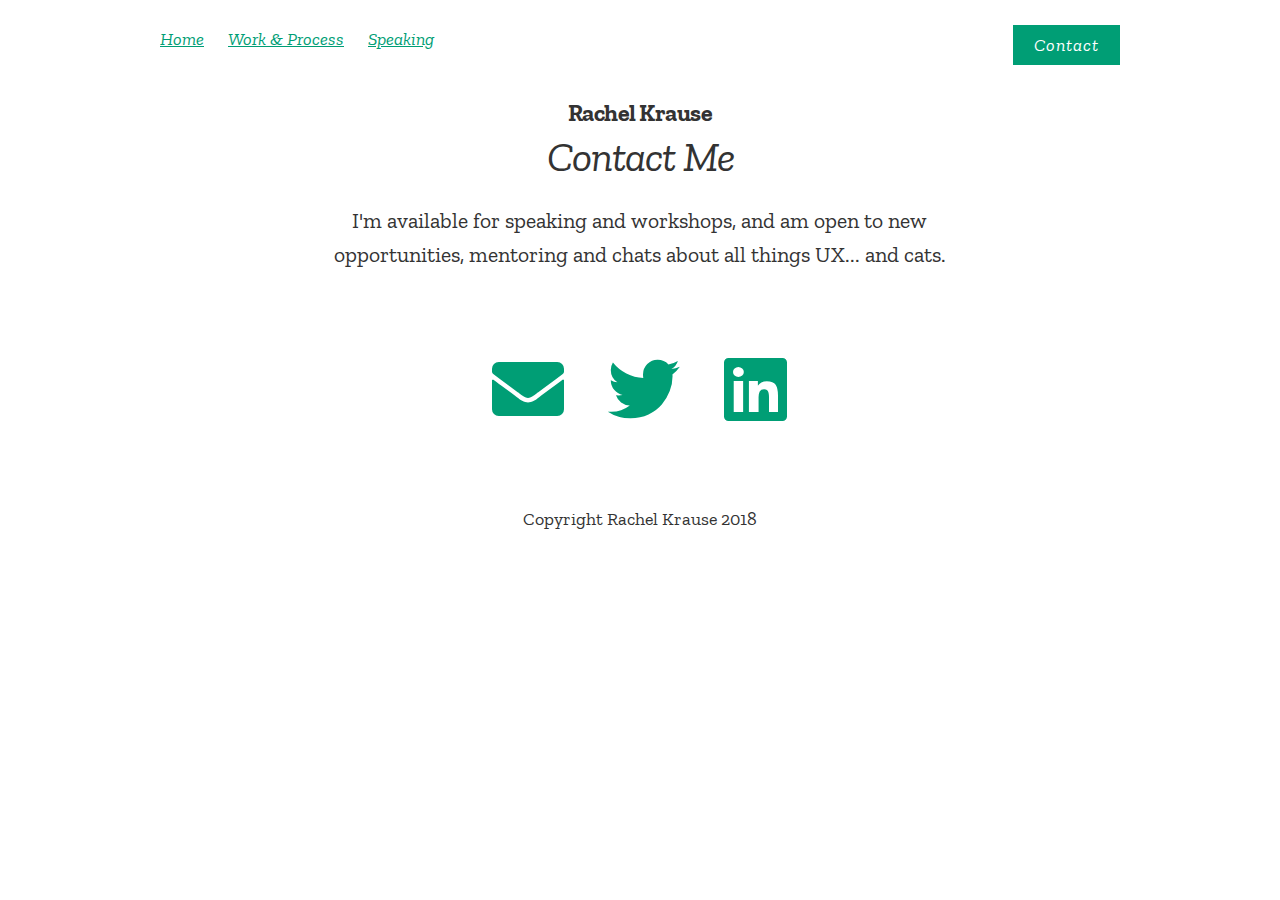
<file: contact.html>
<!DOCTYPE html>
<html lang="en">
<head>

  <!-- Basic Page Needs
  –––––––––––––––––––––––––––––––––––––––––––––––––– -->
  <meta charset="utf-8">
  <title>Contact | Rachel Krause</title>
  <meta name="description" content="">
  <meta name="author" content="">

  <!-- Mobile Specific Metas
  –––––––––––––––––––––––––––––––––––––––––––––––––– -->
  <meta name="viewport" content="width=device-width, initial-scale=1">

  <!-- FONT
  –––––––––––––––––––––––––––––––––––––––––––––––––– -->
  <link href="https://fonts.googleapis.com/css?family=Zilla+Slab:400,400i,700" rel="stylesheet">
  <link href="https://use.fontawesome.com/releases/v5.0.6/css/all.css" rel="stylesheet">

  <!-- CSS
  –––––––––––––––––––––––––––––––––––––––––––––––––– -->
  <link rel="stylesheet" href="css/normalize.css">
  <link rel="stylesheet" href="css/styles.css">

  <!-- Favicon
  –––––––––––––––––––––––––––––––––––––––––––––––––– -->
  <link rel="icon" type="image/png" href="images/favicon.png">

</head>
<body>

  <!-- Navigation
  –––––––––––––––––––––––––––––––––––––––––––––––––– -->
  <nav class="navbar">
    <div class="container">
        <ul class="navbar-list">
          <div class="u-pull-left">
            <li class="navbar-item">
              <a class="navbar-link" href="index.html">Home</a>
            </li>
            <li class="navbar-item">
              <a class="navbar-link" href="work.html">Work &amp; Process</a>
            </li>
            <li class="navbar-item">
              <a class="navbar-link" href="speaking.html">Speaking</a>
            </li>
          </div>
          <div class="u-pull-right">
            <li class="navbar-item">
              <a class="button button-primary" href="contact.html">Contact</a>
            </li>
          </div>
        </ul>
    </div>
  </nav>

  <!-- Page Header
  –––––––––––––––––––––––––––––––––––––––––––––––––– -->
  <section class="header">
    <div class="container center">
      <h5>Rachel Krause</h5>
      <h2>Contact Me</h2>
      <div class="row">
        <div class="eight columns offset-by-two">
          <p class="no-margin">I'm available for speaking and workshops, and am open to new opportunities, mentoring and chats about all things UX... and cats.</p>
        </div>
      </div>
    </div>
  </section>

  <!-- Primary Page Layout
  –––––––––––––––––––––––––––––––––––––––––––––––––– -->
  <section class="intro center">
      <div class="container">
        <div class="eight columns offset-by-two">
          <a href="mailto:hello@rachelkrau.com" class="social" alt="Send me an Email"><i class="fas fa-envelope fa-4x"></i></a>
          <a href="http://www.twitter.com/rachelkrau" class="social" target="_blank" alt="View my Twitter"><i class="fab fa-twitter fa-4x"></i></a>
          <a href="http://www.linkedin.com/in/rachelkrau" class="social" target="_blank" alt="View my LinkedIn"><i class="fab fa-linkedin fa-4x"></i></a>
        </div>
      </div>
    </section>

  <!-- Footer
  –––––––––––––––––––––––––––––––––––––––––––––––––– -->
  <footer class="footer center">
    <div class="container">
      <p>Copyright Rachel Krause 2018</p>
    </div>
  </footer>

<!-- End Document
  –––––––––––––––––––––––––––––––––––––––––––––––––– -->
</body>
</html>
</file>
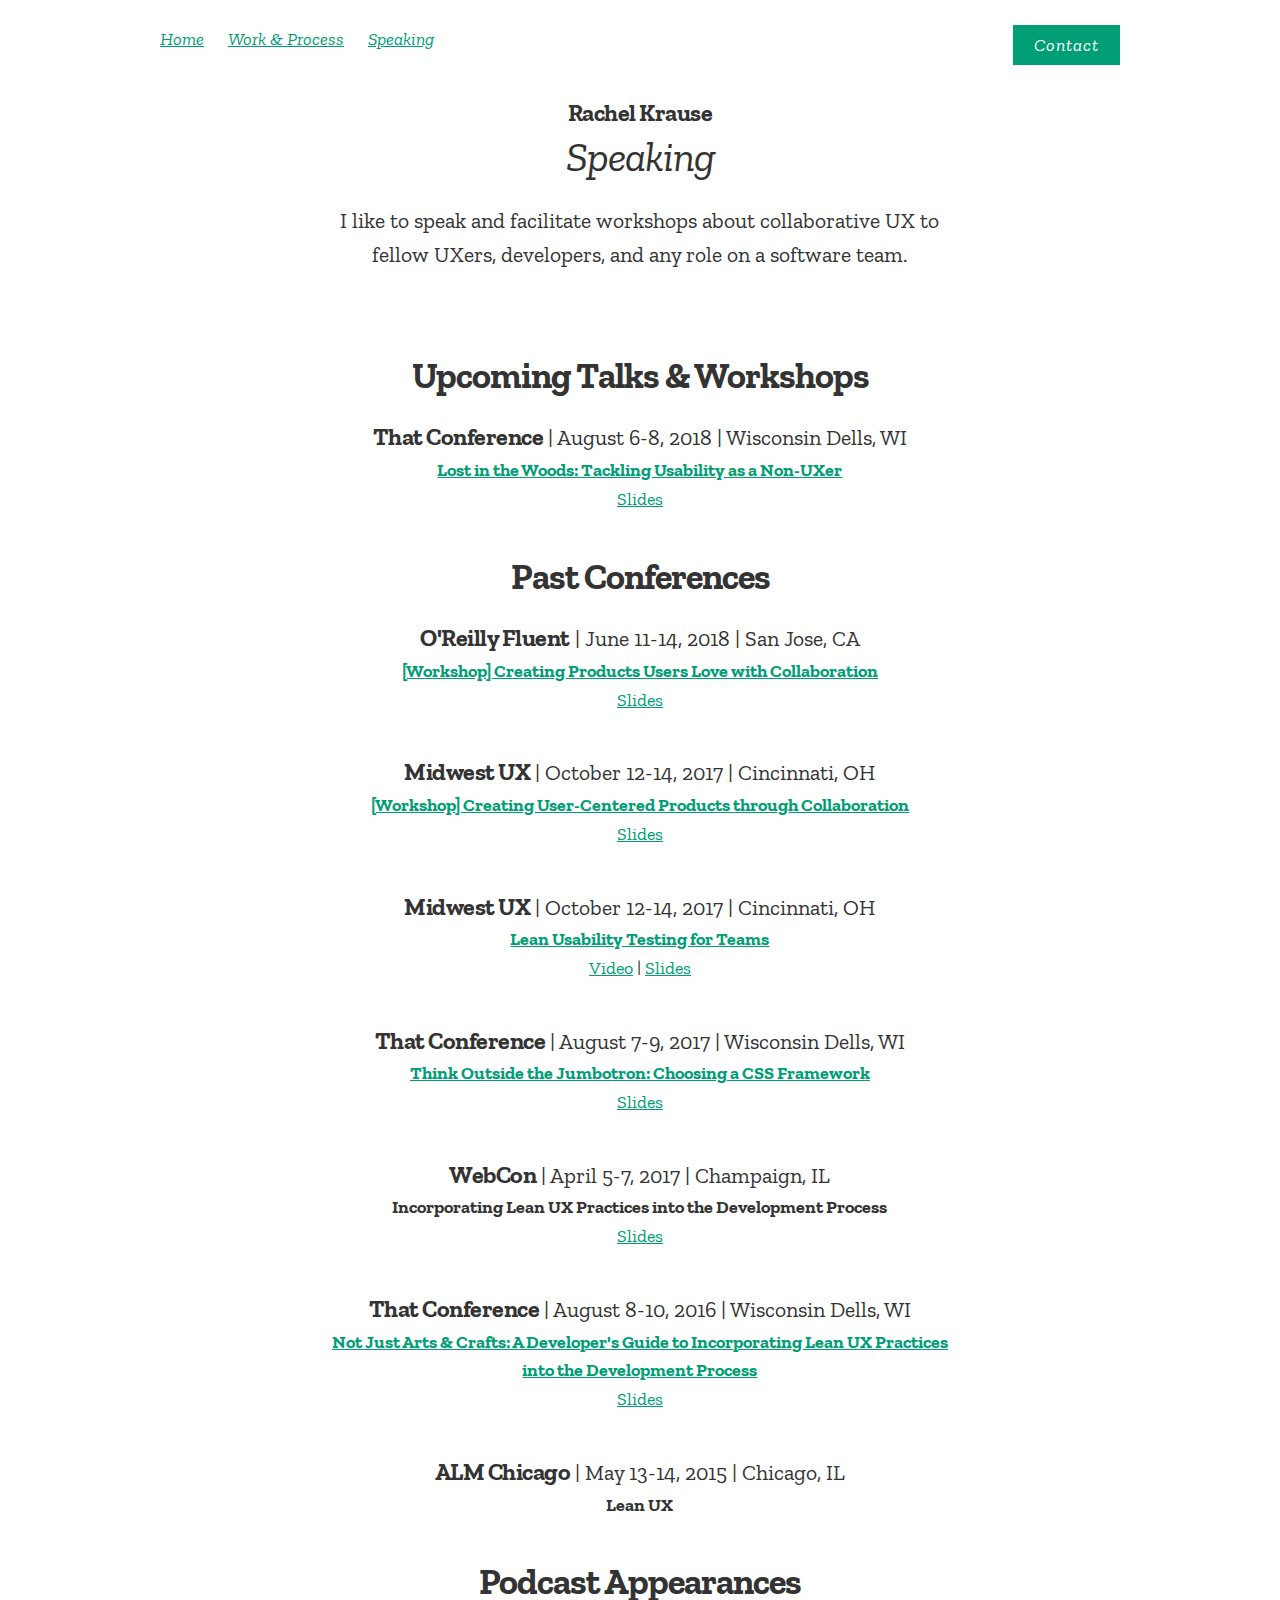
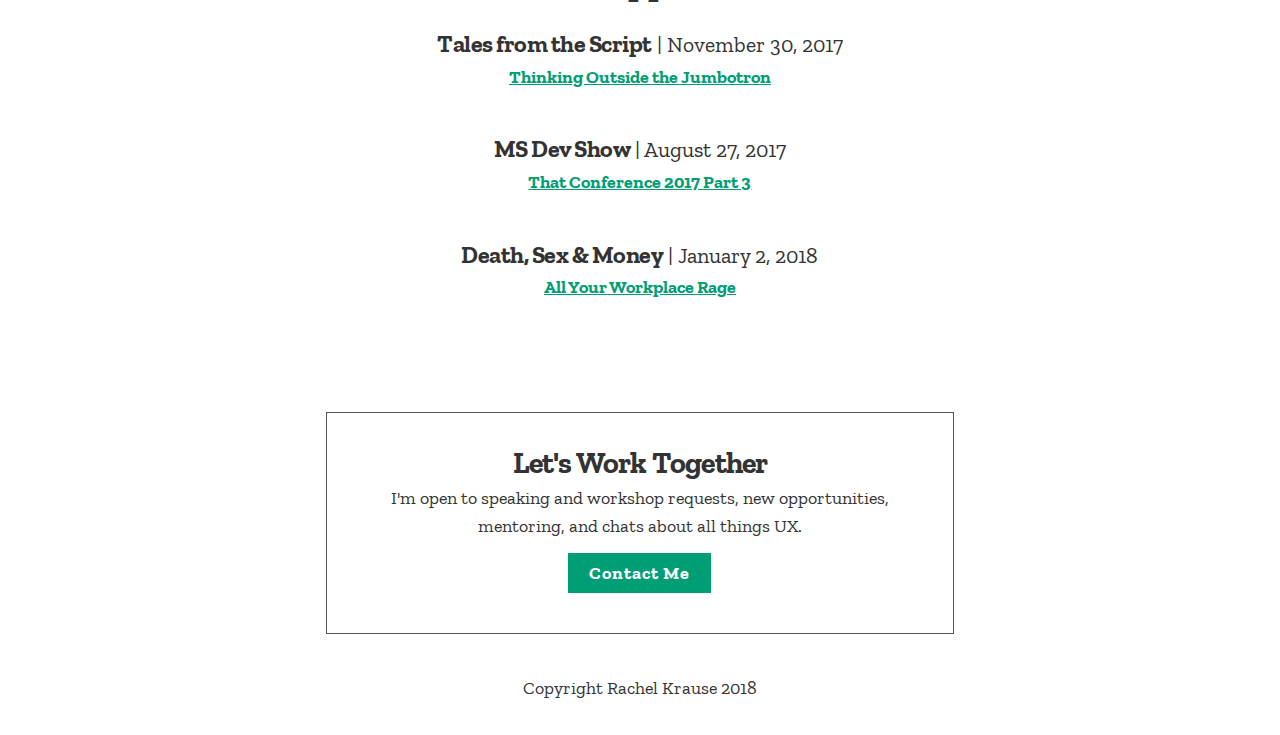
<file: speaking.html>
<!DOCTYPE html>
<html lang="en">
<head>

  <!-- Basic Page Needs
  –––––––––––––––––––––––––––––––––––––––––––––––––– -->
  <meta charset="utf-8">
  <title>Speaking | Rachel Krause</title>
  <meta name="description" content="">
  <meta name="author" content="">

  <!-- Mobile Specific Metas
  –––––––––––––––––––––––––––––––––––––––––––––––––– -->
  <meta name="viewport" content="width=device-width, initial-scale=1">

  <!-- FONT
  –––––––––––––––––––––––––––––––––––––––––––––––––– -->
  <link href="https://fonts.googleapis.com/css?family=Zilla+Slab:400,400i,700" rel="stylesheet">

  <!-- CSS
  –––––––––––––––––––––––––––––––––––––––––––––––––– -->
  <link rel="stylesheet" href="css/normalize.css">
  <link rel="stylesheet" href="css/styles.css">

  <!-- Favicon
  –––––––––––––––––––––––––––––––––––––––––––––––––– -->
  <link rel="icon" type="image/png" href="images/favicon.png">

</head>
<body>

  <!-- Navigation
  –––––––––––––––––––––––––––––––––––––––––––––––––– -->
  <nav class="navbar">
    <div class="container">
        <ul class="navbar-list">
          <div class="u-pull-left">
            <li class="navbar-item">
              <a class="navbar-link" href="index.html">Home</a>
            </li>
            <li class="navbar-item">
              <a class="navbar-link" href="work.html">Work &amp; Process</a>
            </li>
            <li class="navbar-item">
              <a class="navbar-link" href="speaking.html">Speaking</a>
            </li>
          </div>
          <div class="u-pull-right">
            <li class="navbar-item">
              <a class="button button-primary" href="contact.html">Contact</a>
            </li>
          </div>
        </ul>
    </div>
  </nav>

  <!-- Page Header
  –––––––––––––––––––––––––––––––––––––––––––––––––– -->
  <section class="header">
    <div class="container center">
      <h5>Rachel Krause</h5>
      <h2>Speaking</h2>
      <div class="row">
        <div class="eight columns offset-by-two">
          <p class="no-margin">I like to speak and facilitate workshops about collaborative UX to fellow UXers, developers, and any role on a software team.</p>
        </div>
      </div>
    </div>
  </section>

  <!-- Primary Page Layout
  –––––––––––––––––––––––––––––––––––––––––––––––––– -->
  <section class="content-speaking center">
    <div class="upcoming">
      <h3>Upcoming Talks &amp; Workshops</h3>
      <div class="container">
        <div class="row talk-upcoming">
          <div class="eight columns offset-by-two">
            <h5>That Conference</h5><span class="dates"> | August 6-8, 2018 | Wisconsin Dells, WI</span>
            <h6><a href="https://www.thatconference.com/Sessions/Session/12842" target="_blank">Lost in the Woods: Tackling Usability as a Non-UXer</a></h6>
            <a href="https://speakerdeck.com/rachelkrau/that-conference-2018-lost-in-the-woods-tackling-usability-as-a-non-uxer" target="_blank">Slides</a>
          </div>
        </div>
      </div>
    </div>
    <div class="past center">
      <h3>Past Conferences</h3>
      <div class="container">
      <div class="row talk-past">
          <div class="eight columns offset-by-two">
            <h5>O'Reilly Fluent</h5><span class="dates"> | June 11-14, 2018 | San Jose, CA</span>
            <h6><a href="https://conferences.oreilly.com/fluent/fl-ca/public/schedule/detail/65931" target="_blank">[Workshop] Creating Products Users Love with Collaboration</a></h6>
            <a href="https://speakerdeck.com/rachelkrau/fluent-2018-creating-products-users-love-with-collaboration" target="_blank">Slides</a>
          </div>
        </div>
        <div class="row talk-past">
          <div class="eight columns offset-by-two">
            <h5>Midwest UX</h5><span class="dates"> | October 12-14, 2017 | Cincinnati, OH</span>
            <h6><a href="http://2017.midwestuxconference.com/speakers/rachel-krause/" target="_blank">[Workshop] Creating User-Centered Products through Collaboration</a></h6>
            <a href="https://speakerdeck.com/rachelkrau/midwest-ux-2017-workshop-creating-user-centered-products-through-collaboration" target="_blank">Slides</a>
          </div>
        </div>
        <div class="row talk-past">
          <div class="eight columns offset-by-two">
            <h5>Midwest UX</h5><span class="dates"> | October 12-14, 2017 | Cincinnati, OH</span>
            <h6><a href="http://2017.midwestuxconference.com/speakers/rachel-krause/" target="_blank">Lean Usability Testing for Teams</a></h6>
            <a href="https://vimeo.com/240154247" target="_blank">Video</a> | <a href="https://speakerdeck.com/rachelkrau/midwest-ux-2017-lean-usability-testing-for-teams" target="_blank">Slides</a>
          </div>
        </div>
        <div class="row talk-past">
          <div class="eight columns offset-by-two">
            <h5>That Conference</h5><span class="dates"> | August 7-9, 2017 | Wisconsin Dells, WI</span>
            <h6><a href="https://www.thatconference.com/sessions/session/11125" target="_blank">Think Outside the Jumbotron: Choosing a CSS Framework</a></h6>
            <a href="https://speakerdeck.com/rachelkrau/that-conference-2017-think-outside-the-jumbotron-choosing-a-css-framework" target="_blank">Slides</a>
          </div>
        </div>
        <div class="row talk-past">
          <div class="eight columns offset-by-two">
            <h5>WebCon</h5><span class="dates"> | April 5-7, 2017 | Champaign, IL</span>
            <h6>Incorporating Lean UX Practices into the Development Process</h6>
            <a href="https://speakerdeck.com/rachelkrau/webcon-2017-incorporating-lean-ux-practices-into-the-development-process" target="_blank">Slides</a>
          </div>
        </div>
        <div class="row talk-past">
          <div class="eight columns offset-by-two">
            <h5>That Conference</h5><span class="dates"> | August 8-10, 2016 | Wisconsin Dells, WI</span>
            <h6><a href="https://www.thatconference.com/sessions/session/10709" target="_blank">Not Just Arts &amp; Crafts: A Developer's Guide to Incorporating Lean UX Practices into the Development Process</a></h6>
            <a href="https://speakerdeck.com/rachelkrau/that-conference-2016-not-just-arts-and-crafts-a-developers-guide-to-incorporating-lean-ux-practices-into-the-development-process" target="_blank">Slides</a>
          </div>
        </div>
        <div class="row talk-past">
          <div class="eight columns offset-by-two">
            <h5>ALM Chicago</h5><span class="dates"> | May 13-14, 2015 | Chicago, IL</span>
            <h6>Lean UX</h6>
          </div>
        </div>
      </div>
    </div>
    <div class="past center">
      <h3>Podcast Appearances</h3>
      <div class="container">
        <div class="row talk-past">
          <div class="six columns offset-by-three">
            <h5>Tales from the Script</h5><span class="dates"> | November 30, 2017</span>
            <h6><a href="http://www.tftscript.com/32f2e163" target="_blank">Thinking Outside the Jumbotron</a></h6>
          </div>
        </div>
        <div class="row talk-past">
          <div class="six columns offset-by-three">
            <h5>MS Dev Show</h5><span class="dates"> | August 27, 2017</span>
            <h6><a href="https://msdevshow.com/2017/08/that-conference-2017-part-3/" target="_blank">That Conference 2017 Part 3</a></h6>
          </div>
        </div>
        <div class="row talk-past">
          <div class="six columns offset-by-three">
            <h5>Death, Sex &amp; Money</h5><span class="dates"> | January 2, 2018</span>
            <h6><a href="https://www.wnycstudios.org/story/work-rage-death-sex-money" target="_blank">All Your Workplace Rage</a></h6>
          </div>
        </div>
      </div>
    </div>
  </section>

  <!-- Footer
  –––––––––––––––––––––––––––––––––––––––––––––––––– -->
  <section class="contact-callout center">
    <div class="container">
      <div class="row">
        <div class="box eight columns offset-by-two">
          <h4>Let's Work Together</h4>
          <p>I'm open to speaking and workshop requests, new opportunities, mentoring, and chats about all things UX.</p>
          <a class="button button-primary" href="contact.html">Contact Me</a>
        </div>
      </div>
    </div>
  </section>

  <footer class="footer center">
    <div class="container">
      <p>Copyright Rachel Krause 2018</p>
    </div>
  </footer>

<!-- End Document
  –––––––––––––––––––––––––––––––––––––––––––––––––– -->
</body>
</html>
</file>
<file: css/styles.css>
/*
* Skeleton V2.0.4
* Copyright 2014, Dave Gamache
* www.getskeleton.com
* Free to use under the MIT license.
* http://www.opensource.org/licenses/mit-license.php
* 12/29/2014
*/


/* Table of contents
––––––––––––––––––––––––––––––––––––––––––––––––––
- Grid
- Base Styles
- Typography
- Navigation
- Links
- Buttons
- Forms
- Lists
- Images
- Code
- Tables
- Spacing
- Page Elements
- Utilities
- Clearing
- Media Queries
*/


/* Grid
–––––––––––––––––––––––––––––––––––––––––––––––––– */
.container {
  position: relative;
  width: 100%;
  max-width: 960px;
  margin: 0 auto;
  padding: 0 20px;
  box-sizing: border-box; }
.column,
.columns {
  width: 100%;
  float: left;
  box-sizing: border-box; }

/* For devices larger than 400px */
@media (min-width: 400px) {
  .container {
    width: 85%;
    padding: 0; }
}

/* For devices larger than 550px */
@media (min-width: 550px) {
  .container {
    width: 80%; }
  .column,
  .columns {
    margin-left: 4%; }
  .column:first-child,
  .columns:first-child {
    margin-left: 0; }

  .one.column,
  .one.columns                    { width: 4.66666666667%; }
  .two.columns                    { width: 13.3333333333%; }
  .three.columns                  { width: 22%;            }
  .four.columns                   { width: 30.6666666667%; }
  .five.columns                   { width: 39.3333333333%; }
  .six.columns                    { width: 48%;            }
  .seven.columns                  { width: 56.6666666667%; }
  .eight.columns                  { width: 65.3333333333%; }
  .nine.columns                   { width: 74.0%;          }
  .ten.columns                    { width: 82.6666666667%; }
  .eleven.columns                 { width: 91.3333333333%; }
  .twelve.columns                 { width: 100%; margin-left: 0; }

  .one-third.column               { width: 30.6666666667%; }
  .two-thirds.column              { width: 65.3333333333%; }

  .one-half.column                { width: 48%; }

  /* Offsets */
  .offset-by-one.column,
  .offset-by-one.columns          { margin-left: 8.66666666667%; }
  .offset-by-two.column,
  .offset-by-two.columns          { margin-left: 17.3333333333%; }
  .offset-by-three.column,
  .offset-by-three.columns        { margin-left: 26%;            }
  .offset-by-four.column,
  .offset-by-four.columns         { margin-left: 34.6666666667%; }
  .offset-by-five.column,
  .offset-by-five.columns         { margin-left: 43.3333333333%; }
  .offset-by-six.column,
  .offset-by-six.columns          { margin-left: 52%;            }
  .offset-by-seven.column,
  .offset-by-seven.columns        { margin-left: 60.6666666667%; }
  .offset-by-eight.column,
  .offset-by-eight.columns        { margin-left: 69.3333333333%; }
  .offset-by-nine.column,
  .offset-by-nine.columns         { margin-left: 78.0%;          }
  .offset-by-ten.column,
  .offset-by-ten.columns          { margin-left: 86.6666666667%; }
  .offset-by-eleven.column,
  .offset-by-eleven.columns       { margin-left: 95.3333333333%; }

  .offset-by-one-third.column,
  .offset-by-one-third.columns    { margin-left: 34.6666666667%; }
  .offset-by-two-thirds.column,
  .offset-by-two-thirds.columns   { margin-left: 69.3333333333%; }

  .offset-by-one-half.column,
  .offset-by-one-half.columns     { margin-left: 52%; }

}


/* Base Styles
–––––––––––––––––––––––––––––––––––––––––––––––––– */
/* NOTE
html is set to 62.5% so that all the REM measurements throughout Skeleton
are based on 10px sizing. So basically 1.5rem = 15px :) */
html {
  font-size: 62.5%; }
body {
  font-size: 1.8em; /* currently ems cause chrome bug misinterpreting rems on body element */
  line-height: 1.6;
  font-weight: 400;
  font-family: "Zilla Slab", sans-serif;
  color: #333; }


/* Typography
–––––––––––––––––––––––––––––––––––––––––––––––––– */
h1, h2, h3, h4, h5, h6 {
  margin-top: 0;
  margin-bottom: 0;
  font-weight: 700;  }
h1 { font-size: 4.0rem; line-height: 1.2;  letter-spacing: -.1rem; }
h2 { font-size: 3.6rem; line-height: 1.25; letter-spacing: -.1rem; }
h3 { font-size: 3.0rem; line-height: 1.3;  letter-spacing: -.1rem; }
h4 { font-size: 2.4rem; line-height: 1.35; letter-spacing: -.08rem; font-weight: 400; font-style: italic; }
h5 { font-size: 1.8rem; line-height: 1.5;  letter-spacing: -.05rem; }
h6 { font-size: 1.5rem; line-height: 1.6;  letter-spacing: 0; }

.contact-callout h4 {
  font-weight: 700;
  font-style: normal;
}

.header h2 {
  font-weight: 400;
  font-style: italic;
}

/* Larger than phablet */
@media (min-width: 550px) {
  h1 { font-size: 5.0rem; }
  h2 { font-size: 4.2rem; }
  h3 { font-size: 3.6rem; }
  h4 { font-size: 3.0rem; }
  h5 { font-size: 2.4rem; }
  h6 { font-size: 1.5rem; }
}

p {
  margin-top: 0; }

.italic {
  font-style: italic;
}

.header p.italic {
  font-size: 1.5rem;
  margin-top: 2rem;
  font-weight: 700;
}


/* Navigation
–––––––––––––––––––––––––––––––––––––––––––––––––– */
.navbar {
  font-style: italic;
  font-size: 1.8rem;
}

.navbar-list {
  list-style: none;
}

.u-pull-left .navbar-item {
  display: inline-block;
  margin-right: 2rem;
}

.navbar-item .button {
  font-weight: 400;
  font-size: 1.8rem;
}


/* Links
–––––––––––––––––––––––––––––––––––––––––––––––––– */
a {
  color: #009e75;
  cursor: pointer;
}

a:hover {
  color: #006669;
  -webkit-transition: color 0.5s ease-in-out;
  -moz-transition: color 0.5s ease-in-out;
  -o-transition: color 0.5s ease-in-out;
  transition: color 0.5s ease-in-out;
}
a.social {
  margin-left: 2rem;
  margin-right: 2rem;
}



/* Buttons
–––––––––––––––––––––––––––––––––––––––––––––––––– */
.button,
button,
input[type="submit"],
input[type="reset"],
input[type="button"] {
  display: inline-block;
  height: 40px;
  padding: 0 20px;
  color: #555;
  text-align: center;
  font-size: 18px;
  font-weight: 700;
  line-height: 38px;
  letter-spacing: .1rem;
  text-decoration: none;
  white-space: nowrap;
  background-color: transparent;
  border: 1px solid #bbb;
  cursor: pointer;
  box-sizing: border-box; }
.button:hover,
button:hover,
input[type="submit"]:hover,
input[type="reset"]:hover,
input[type="button"]:hover,
.button:focus,
button:focus,
input[type="submit"]:focus,
input[type="reset"]:focus,
input[type="button"]:focus {
  color: #333;
  border-color: #888;
  outline: 0; }
.button.button-primary,
button.button-primary,
input[type="submit"].button-primary,
input[type="reset"].button-primary,
input[type="button"].button-primary {
  color: #FFF;
  background-color: #009e75;
  border-color: #009e75; }
.button.button-primary:hover,
button.button-primary:hover,
input[type="submit"].button-primary:hover,
input[type="reset"].button-primary:hover,
input[type="button"].button-primary:hover,
.button.button-primary:focus,
button.button-primary:focus,
input[type="submit"].button-primary:focus,
input[type="reset"].button-primary:focus,
input[type="button"].button-primary:focus {
  color: #FFF;
  background-color: #006669;
  border-color: #006669;
  -webkit-transition: background-color 0.5s ease-in-out;
  -moz-transition: background-color 0.5s ease-in-out;
  -o-transition: background-color 0.5s ease-in-out;
  transition: background-color 0.5s ease-in-out;
}


/* Forms
–––––––––––––––––––––––––––––––––––––––––––––––––– */
input[type="email"],
input[type="number"],
input[type="search"],
input[type="text"],
input[type="tel"],
input[type="url"],
input[type="password"],
textarea,
select {
  height: 38px;
  padding: 6px 10px; /* The 6px vertically centers text on FF, ignored by Webkit */
  background-color: #fff;
  border: 1px solid #D1D1D1;
  border-radius: 4px;
  box-shadow: none;
  box-sizing: border-box; }
/* Removes awkward default styles on some inputs for iOS */
input[type="email"],
input[type="number"],
input[type="search"],
input[type="text"],
input[type="tel"],
input[type="url"],
input[type="password"],
textarea {
  -webkit-appearance: none;
     -moz-appearance: none;
          appearance: none; }
textarea {
  min-height: 65px;
  padding-top: 6px;
  padding-bottom: 6px; }
input[type="email"]:focus,
input[type="number"]:focus,
input[type="search"]:focus,
input[type="text"]:focus,
input[type="tel"]:focus,
input[type="url"]:focus,
input[type="password"]:focus,
textarea:focus,
select:focus {
  border: 1px solid #10ecac;
  outline: 0; }
label,
legend {
  display: block;
  margin-bottom: .5rem;
  font-weight: 600; }
fieldset {
  padding: 0;
  border-width: 0; }
input[type="checkbox"],
input[type="radio"] {
  display: inline; }
label > .label-body {
  display: inline-block;
  margin-left: .5rem;
  font-weight: normal; }


/* Lists
–––––––––––––––––––––––––––––––––––––––––––––––––– */
ul {
  list-style: circle inside; }
ol {
  list-style: decimal inside; }
ol, ul {
  padding-left: 0;
  margin-top: 0; }
ul ul,
ul ol,
ol ol,
ol ul {
  margin: 1.5rem 0 1.5rem 3rem;
  font-size: 90%; }
li {
  margin-bottom: 1rem; }


/* Images
–––––––––––––––––––––––––––––––––––––––––––––––––– */
.profile-photo {
  border-radius: 50%;
  height: 225px;
  width: 225px;
  background-image: url(/images/rachel-krause-headshot.jpg);
  background-size: cover;
  background-position: center;
}

.img-large {
  height: 450px;
  width: 650px;
  background-size: cover;
  background-position: center;
}

.feature-work {
  background-image: url(/images/rachel-krause-work.jpg);
  display: inline-block;
}

.feature-speaking {
  background-image: url(/images/rachel-krause-speaking.jpg);
  display: inline-block;
}

.work-mb-preview {
  background-image: url(/images/work/mentor-bank-preview.jpg);
}

.work-mb-01 {
  background-image: url(/images/work/mentor-bank-01.jpg);
  display: inline-block;
  border: 1px solid #eee;
}

.work-mb-02 {
  background-image: url(/images/work/mentor-bank-02.jpg);
  display: inline-block;
  border: 1px solid #eee;
}

.work-mb-03 {
  background-image: url(/images/work/mentor-bank-03.jpg);
  display: inline-block;
  height: 385px;
}

.work-mb-04 {
  background-image: url(/images/work/mentor-bank-04.png);
  display: inline-block;
  width: 295px;
}

.work-mb-05 {
  background-image: url(/images/work/mentor-bank-05.png);
  display: inline-block;
}

.work-mb-06 {
  background-image: url(/images/work/mentor-bank-06.png);
  display: inline-block;
}

.work-mt-preview {
  background-image: url(/images/work/mt-preview.jpg);
}

.work-mt-01 {
  background-image: url(/images/work/mt-01.jpg);
  display: inline-block;
}

.work-mt-02 {
  background-image: url(/images/work/mt-02.jpg);
  display: inline-block;
}

.work-mt-03 {
  background-image: url(/images/work/mt-03.jpg);
  display: inline-block;
}

.work-mt-04 {
  background-image: url(/images/work/mt-04.jpg);
  display: inline-block;
  height: 290px;
}

.work-mt-05 {
  background-image: url(/images/work/mt-05.png);
  display: inline-block;
}

.work-mt-06 {
  background-image: url(/images/work/mt-06.png);
  display: inline-block;
  width: 260px;
}

.work-mt-07 {
  background-image: url(/images/work/mt-07.png);
  display: inline-block;
  width: 280px;
}

.work-grainger-preview {
  background-image: url(/images/work/grainger-preview.jpg);
}

.work-tt-01 {
  background-image: url(/images/work/grainger-01.jpg);
  display: inline-block;
}

.work-tt-02 {
  background-image: url(/images/work/grainger-02.jpg);
  display: inline-block;
}

.work-tt-03 {
  background-image: url(/images/work/grainger-03.jpg);
  display: inline-block;
}

.work-tt-04 {
  background-image: url(/images/work/grainger-04.jpg);
  display: inline-block;
}


/* Code
–––––––––––––––––––––––––––––––––––––––––––––––––– */
code {
  padding: .2rem .5rem;
  margin: 0 .2rem;
  font-size: 90%;
  white-space: nowrap;
  background: #F1F1F1;
  border: 1px solid #E1E1E1;
  border-radius: 4px; }
pre > code {
  display: block;
  padding: 1rem 1.5rem;
  white-space: pre; }


/* Tables
–––––––––––––––––––––––––––––––––––––––––––––––––– */
th,
td {
  padding: 12px 15px;
  text-align: left;
  border-bottom: 1px solid #E1E1E1; }
th:first-child,
td:first-child {
  padding-left: 0; }
th:last-child,
td:last-child {
  padding-right: 0; }


/* Spacing
–––––––––––––––––––––––––––––––––––––––––––––––––– */
button,
.button {
  margin-bottom: 1rem; }
input,
textarea,
select,
fieldset {
  margin-bottom: 1.5rem; }
pre,
blockquote,
dl,
figure,
table,
ul,
ol,
form {
  margin-bottom: 2.5rem; }

p {
  margin-bottom: 1.2rem;
}


/* Page Elements
–––––––––––––––––––––––––––––––––––––––––––––––––– */
.header {
  margin-top: 1rem;
  margin-bottom: 8rem;
}

.header .row {
  margin-top: 2rem;
}

.header p {
  font-size: 1.2em;
}

.header .footnote {
  font-size: .9em;
  font-style: italic;
}

.intro {
  margin-top: 8rem;
  margin-bottom: 8rem;
}

.feature-content {
  border: 1px solid #555;
  padding: 3rem 5rem;
  position: absolute;
  top: 9rem;
  right: 0;
  display: inline-block;
  background: white;
  -webkit-box-shadow: 0 1px 4px rgba(0, 0, 0, 0.3), 0 0 40px rgba(0, 0, 0, 0.1);
  -moz-box-shadow: 0 1px 4px rgba(0, 0, 0, 0.3), 0 0 40px rgba(0, 0, 0, 0.1);
  box-shadow: 0 1px 4px rgba(0, 0, 0, 0.3), 0 0 40px rgba(0, 0, 0, 0.1);
}

.row.alt,
.row.odd {
  margin-top: 7rem;
  margin-bottom: 7rem;
}

.alt .feature-content {
  position: absolute;
  left: 0;
}

.alt .feature-work {
  position: relative;
  z-index: -1;
}

.feature-content:before,
.feature-content:after {
  content: "";
  position: absolute;
  z-index: -1;
  -webkit-box-shadow: 0 0 20px rgba(0, 0, 0, 0.8);
  -moz-box-shadow: 0 0 20px rgba(0, 0, 0, 0.8);
  box-shadow: 0 0 20px rgba(0, 0, 0, 0.8);
  top: 50%;
  bottom: 0;
  left: 10px;
  right: 10px;
  -moz-border-radius: 100px / 10px;
  border-radius: 100px / 10px;
}

.feature-content:after {
  right: 10px;
  left: auto;
  -webkit-transform: skew(8deg) rotate(3deg);
  -moz-transform: skew(8deg) rotate(3deg);
  -ms-transform: skew(8deg) rotate(3deg);
  -o-transform: skew(8deg) rotate(3deg);
  transform: skew(8deg) rotate(3deg);
}

.feature-content h3 {
  margin-bottom: 1rem;
}

.feature-content .button {
  margin-top: 1rem;
}

.contact-callout {
  margin-bottom: 4rem;
}

.contact-callout .box {
  border: 1px solid #555;
  padding: 3rem 2rem;
  margin-top: 7rem;
}

.talk-upcoming,
.talk-past {
  margin-top: 2rem;
  margin-bottom: 4rem;
}

.content-speaking h5 {
  display: inline;
}

.content-speaking h6 {
  font-size: 1em;
}

.content-speaking .dates {
  font-size: 1.2em;
}

.content-portfolio .row {
  margin-bottom: 4rem;
}

.work-navigation {
  margin-top: 2rem;
}

.footer {
  margin-bottom: 2rem;
}


/* Utilities
–––––––––––––––––––––––––––––––––––––––––––––––––– */
.u-full-width {
  width: 100%;
  box-sizing: border-box; }
.u-max-full-width {
  max-width: 100%;
  box-sizing: border-box; }
.u-pull-right {
  float: right; }
.u-pull-left {
  float: left; }
.center {
  text-align: center; }
.no-margin {
  margin: 0;
}
.margin-small {
  margin-bottom: 4rem;
}


/* Misc
–––––––––––––––––––––––––––––––––––––––––––––––––– */
hr {
  margin-top: 3rem;
  margin-bottom: 3.5rem;
  border-width: 0;
  border-top: 1px solid #E1E1E1; }


/* Clearing
–––––––––––––––––––––––––––––––––––––––––––––––––– */

/* Self Clearing Goodness */
.container:after,
.row:after,
.u-cf {
  content: "";
  display: table;
  clear: both; }


/* Media Queries
–––––––––––––––––––––––––––––––––––––––––––––––––– */
/*
Note: The best way to structure the use of media queries is to create the queries
near the relevant code. For example, if you wanted to change the styles for buttons
on small devices, paste the mobile query code up in the buttons section and style it
there.
*/


/* Larger than mobile */
@media (min-width: 400px) {}

/* Larger than phablet (also point when grid becomes active) */
@media (min-width: 550px) {}

/* Larger than tablet */
@media (min-width: 750px) {}

/* Larger than desktop */
@media (min-width: 1000px) {}

/* Larger than Desktop HD */
@media (min-width: 1200px) {}

@media (max-width: 550px) {
  .navbar .u-pull-left,
  .navbar .u-pull-right {
    width: 100%;
    margin: auto;
    text-align: center;
    clear: both;
  }
}

@media (max-width: 999px) {
  .img-large {
    margin: auto;
    float: none;
    width: 315px;
  }

 .feature-content,
 .feature-speaking,
 .feature-work,
 .alt .feature-content {
    margin: auto;
    right: 2rem;
    left: inherit;
    top: 20rem;
  }

  .six.columns {
    width: 90%;
  }

  .three.columns,
  .nine.columns {
    width: 100%;
  }

  .profile-photo {
    margin: auto;
    margin-top: 2rem;
  }

  .feature-work,
  .feature-speaking {
    display: block;
  }

  .work-mt-04 {
    width: 450px;
    height: 200px;
  }

  .work-mt-05 {
    width: 450px;
    height: 400px;
  }

  .work-mt-06,
  .work-mt-07 {
    width: 265px;
  }

  .work-mb-01,
  .work-mb-02 {
    width: 450px;
    height: 305px;
  }

  .work-mb-04 {
    width: 300px;
  }

  .work-mb-05 {
    width: 450px;
    height: 340px;
  }

  .work-mb-06 {
    width: 450px;
  }

  .work-tt-01 {
    width: 450px;
    height: 345px;
  }
}
</file>
